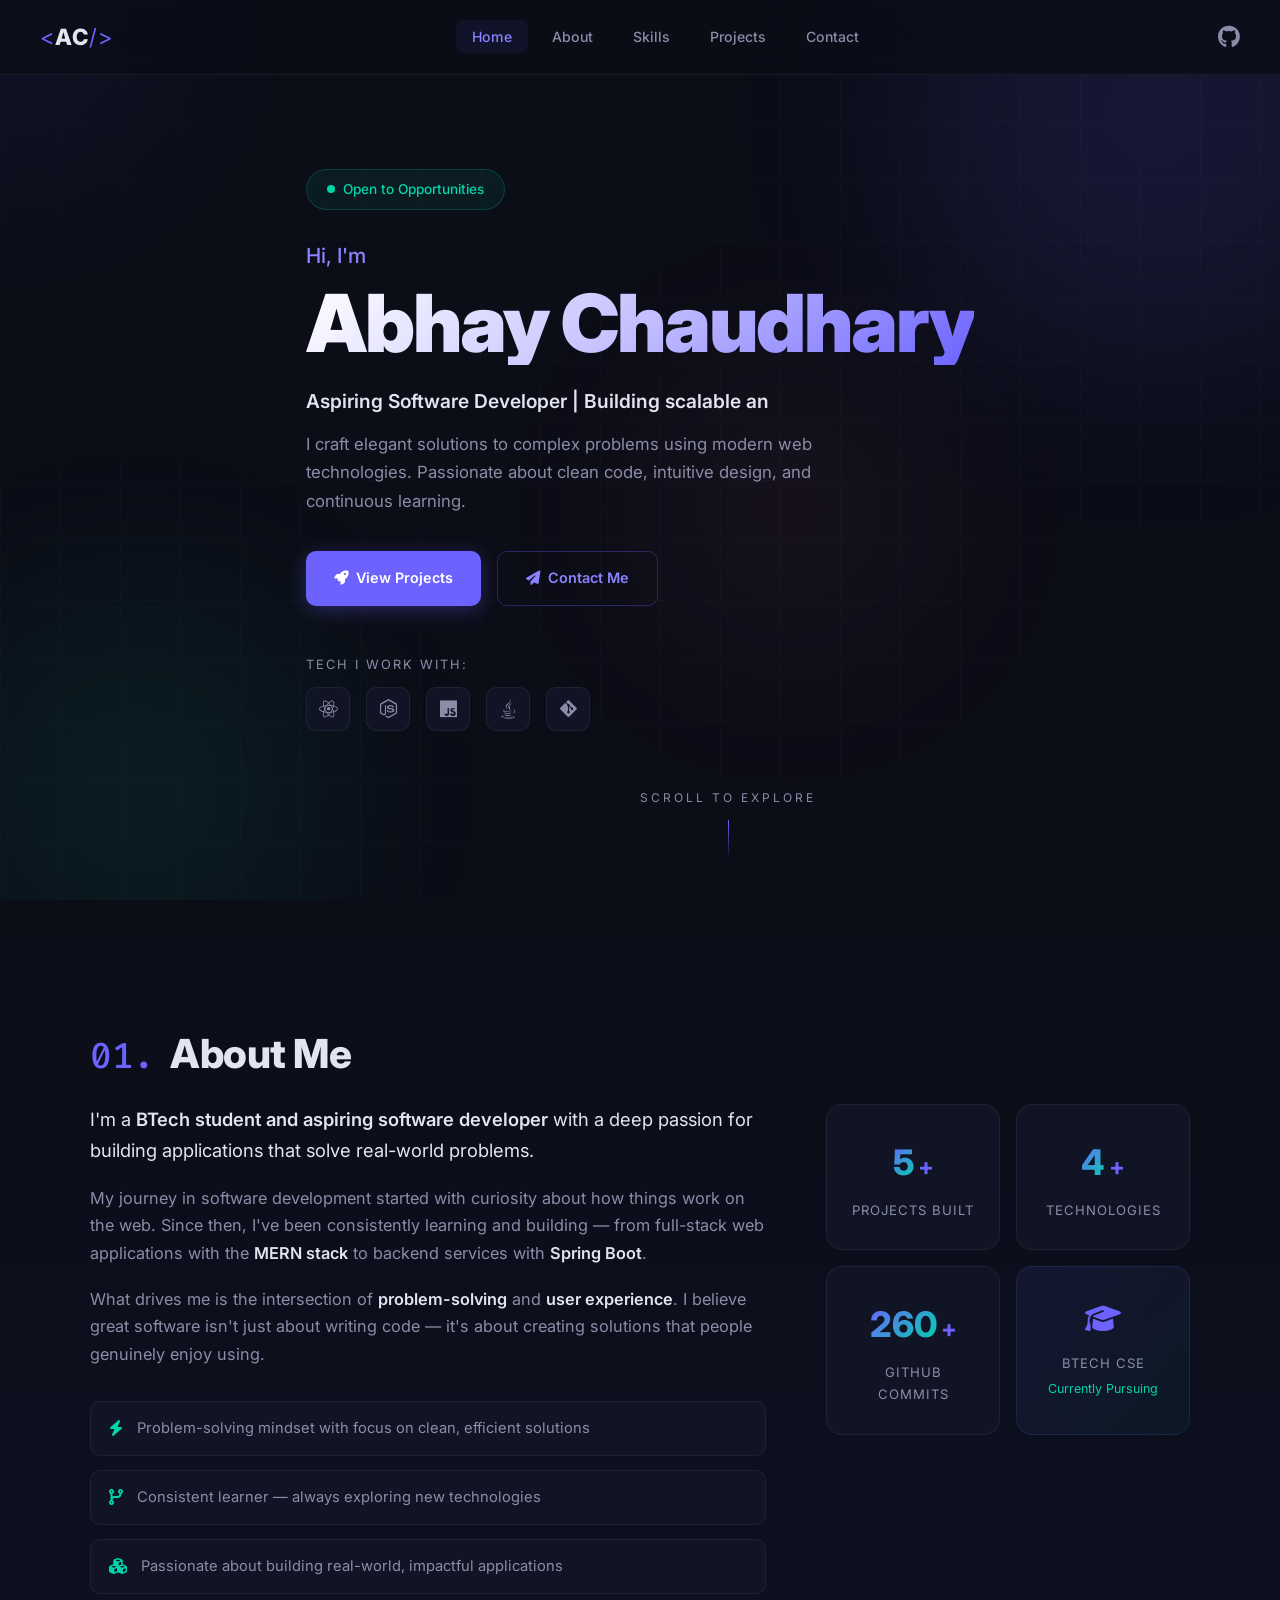
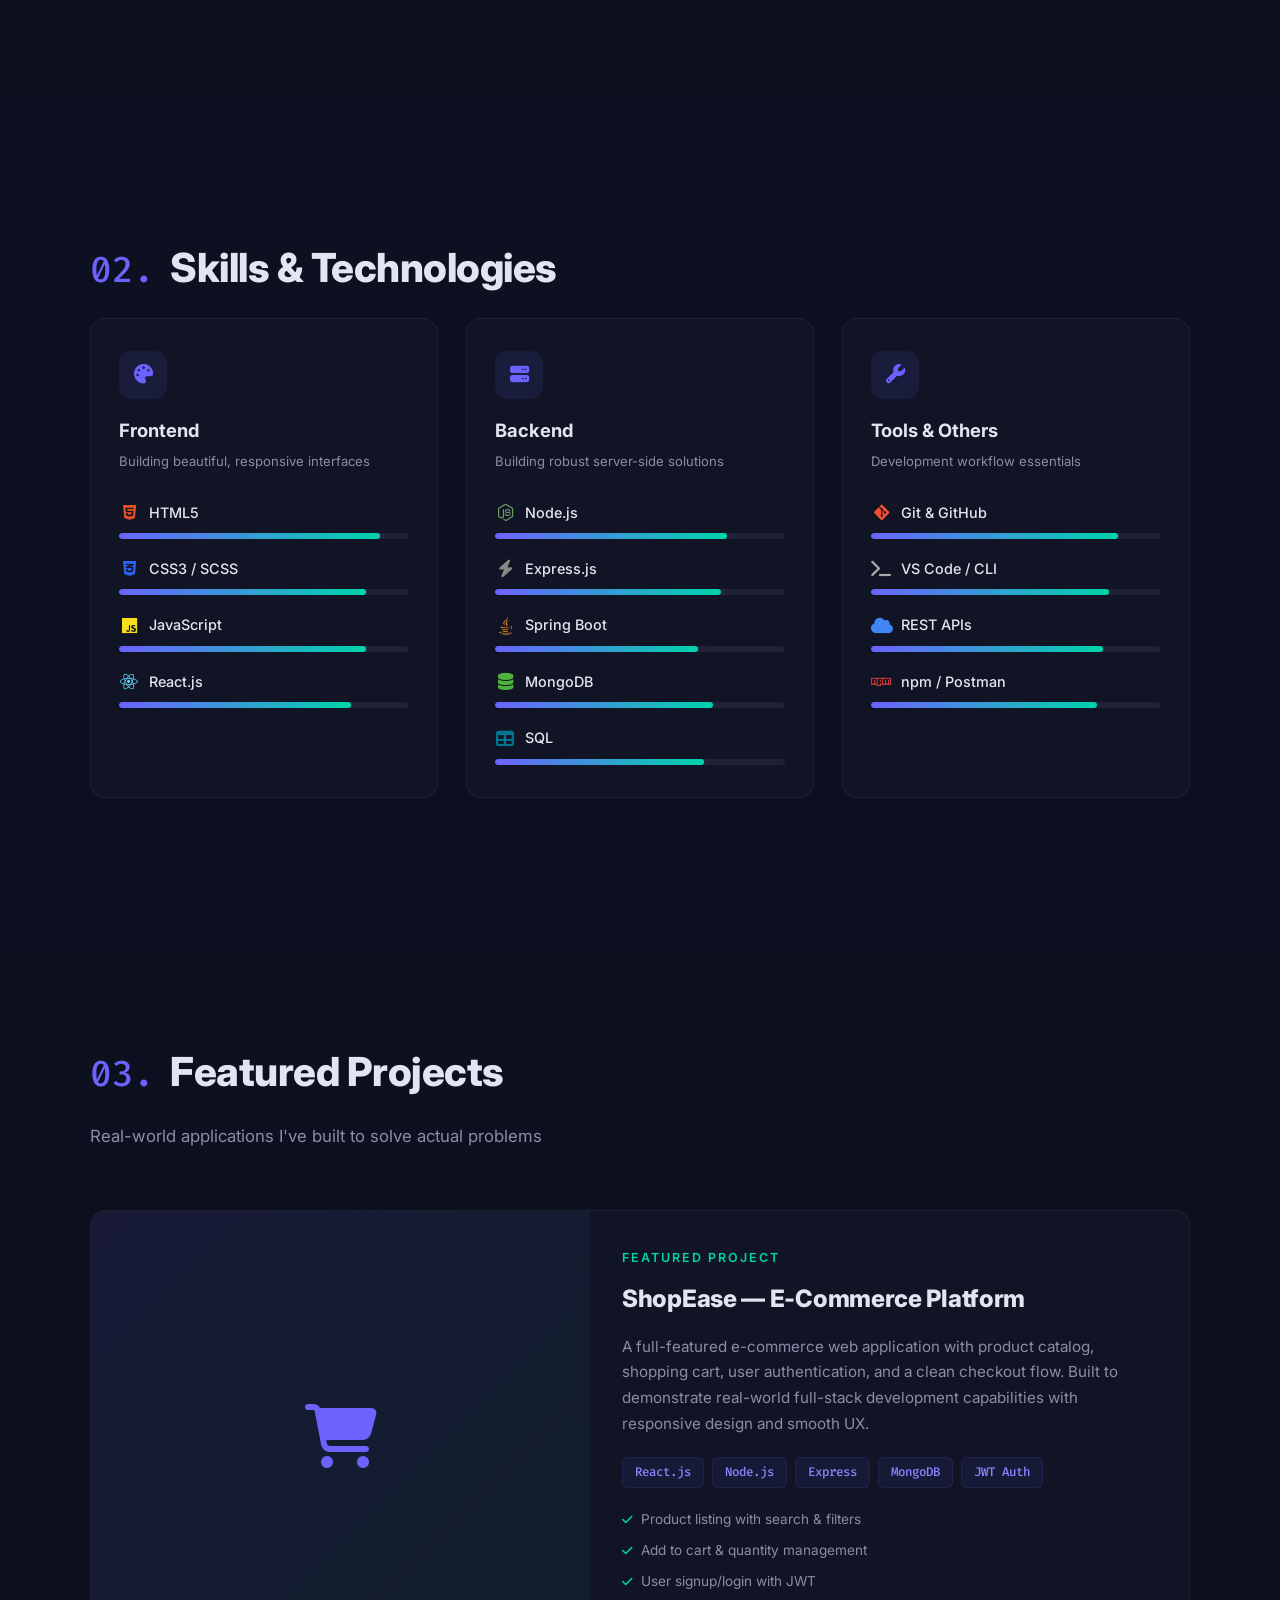
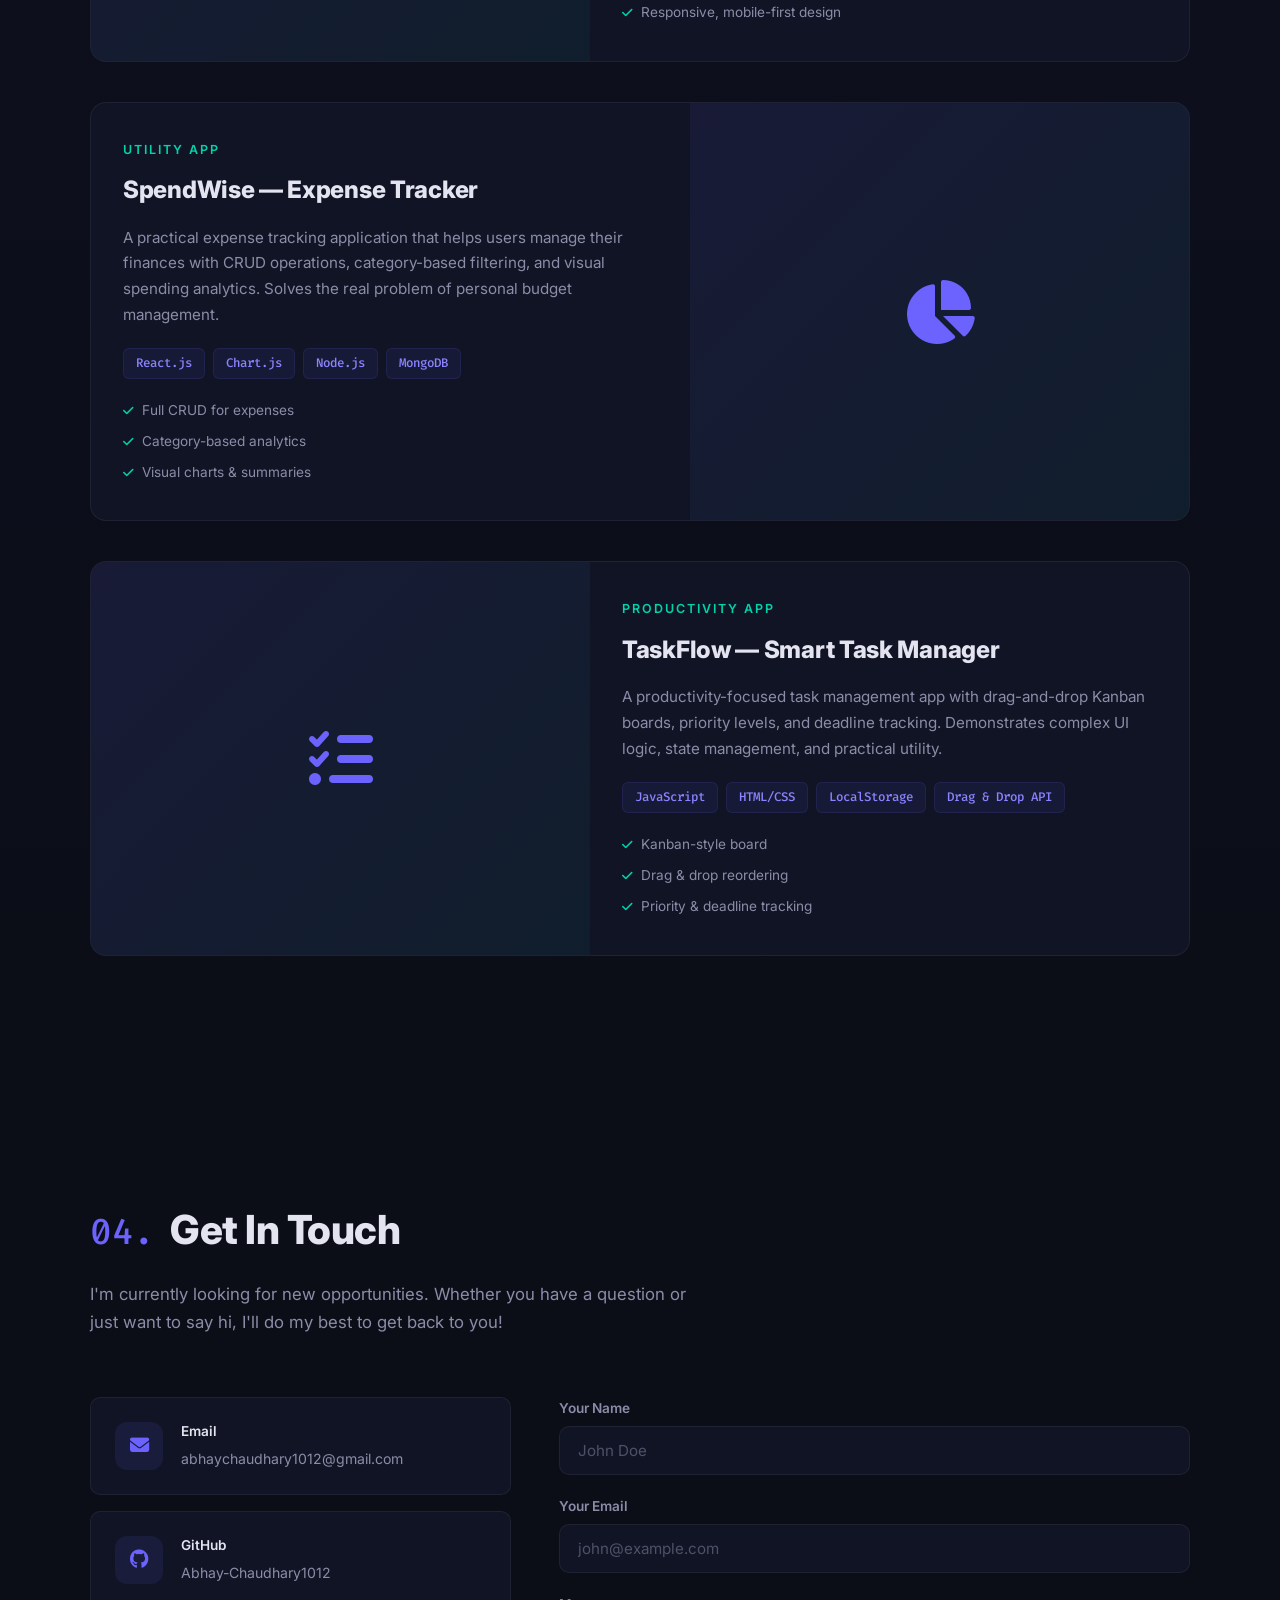
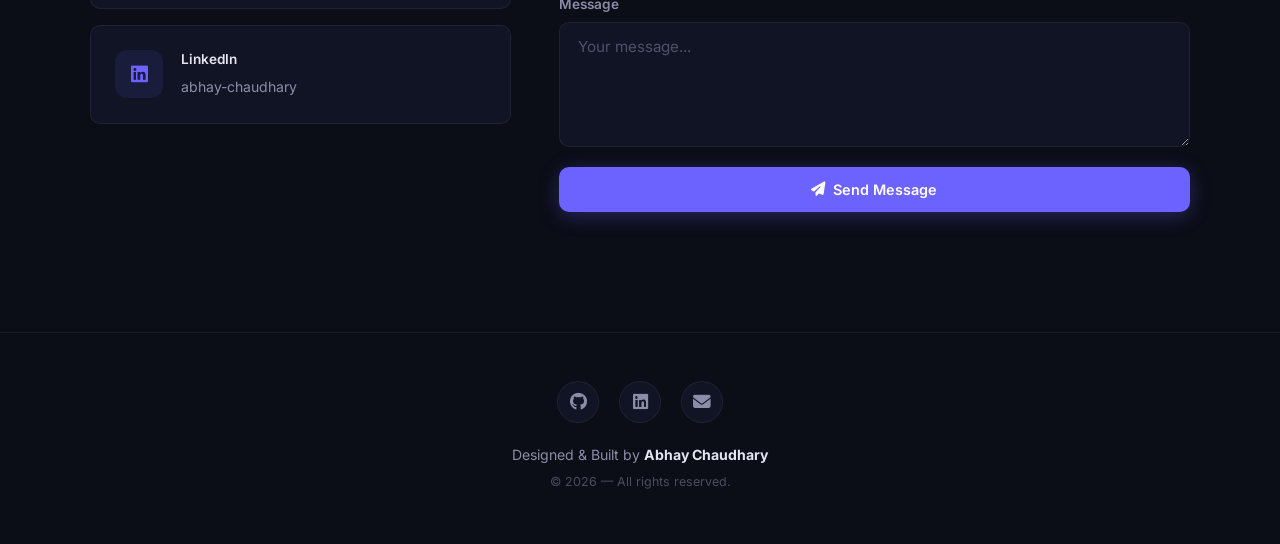
<file: index.html>
<!DOCTYPE html>
<html lang="en">
<head>
    <meta charset="UTF-8">
    <meta name="viewport" content="width=device-width, initial-scale=1.0">
    <title>Abhay Chaudhary | Software Developer Portfolio</title>
    <meta name="description" content="Portfolio of Abhay Chaudhary — an aspiring software developer building scalable, user-friendly web applications. MERN Stack, Spring Boot, and modern UI.">
    <meta name="keywords" content="Abhay Chaudhary, Software Developer, MERN Stack, React, Node.js, Spring Boot, Portfolio">
    <meta name="author" content="Abhay Chaudhary">
    <link rel="preconnect" href="https://fonts.googleapis.com">
    <link rel="preconnect" href="https://fonts.gstatic.com" crossorigin>
    <link href="https://fonts.googleapis.com/css2?family=Inter:wght@300;400;500;600;700;800;900&family=Fira+Code:wght@400;500&display=swap" rel="stylesheet">
    <link rel="stylesheet" href="https://cdnjs.cloudflare.com/ajax/libs/font-awesome/6.5.1/css/all.min.css">
    <link rel="stylesheet" href="styles.css">
</head>
<body>
    <!-- Cursor glow -->
    <div class="cursor-glow" id="cursorGlow"></div>

    <!-- Navbar -->
    <nav class="navbar" id="navbar">
        <a href="#hero" class="nav-logo">
            <span class="logo-bracket">&lt;</span>AC<span class="logo-bracket">/&gt;</span>
        </a>
        <ul class="nav-links" id="navLinks">
            <li><a href="#hero" class="nav-link active">Home</a></li>
            <li><a href="#about" class="nav-link">About</a></li>
            <li><a href="#skills" class="nav-link">Skills</a></li>
            <li><a href="#projects" class="nav-link">Projects</a></li>
            <li><a href="#contact" class="nav-link">Contact</a></li>
        </ul>
        <a href="https://github.com/Abhay-Chaudhary1012" target="_blank" class="nav-github" aria-label="GitHub">
            <i class="fa-brands fa-github"></i>
        </a>
        <div class="hamburger" id="hamburger">
            <span></span>
            <span></span>
            <span></span>
        </div>
    </nav>

    <main>
        <!-- ===== HERO SECTION ===== -->
        <section class="hero" id="hero">
            <div class="hero-bg-grid"></div>
            <div class="hero-gradient-orb hero-orb-1"></div>
            <div class="hero-gradient-orb hero-orb-2"></div>
            <div class="hero-gradient-orb hero-orb-3"></div>

            <div class="hero-content">
                <div class="hero-badge" id="heroBadge">
                    <span class="badge-dot"></span>
                    Open to Opportunities
                </div>
                <h1 class="hero-title" id="heroTitle">
                    <span class="hero-greeting">Hi, I'm</span>
                    <span class="hero-name">Abhay Chaudhary</span>
                </h1>
                <p class="hero-headline" id="heroHeadline">Aspiring Software Developer | Building scalable and user-friendly web applications</p>
                <p class="hero-sub" id="heroSub">I craft elegant solutions to complex problems using modern web technologies. Passionate about clean code, intuitive design, and continuous learning.</p>
                <div class="hero-cta" id="heroCta">
                    <a href="#projects" class="btn btn-primary">
                        <i class="fa-solid fa-rocket"></i> View Projects
                    </a>
                    <a href="#contact" class="btn btn-outline">
                        <i class="fa-solid fa-paper-plane"></i> Contact Me
                    </a>
                </div>
                <div class="hero-tech-stack" id="heroTech">
                    <span class="tech-label">Tech I work with:</span>
                    <div class="tech-icons">
                        <span class="tech-icon" title="React"><i class="fa-brands fa-react"></i></span>
                        <span class="tech-icon" title="Node.js"><i class="fa-brands fa-node-js"></i></span>
                        <span class="tech-icon" title="JavaScript"><i class="fa-brands fa-js"></i></span>
                        <span class="tech-icon" title="Java"><i class="fa-brands fa-java"></i></span>
                        <span class="tech-icon" title="Git"><i class="fa-brands fa-git-alt"></i></span>
                    </div>
                </div>
            </div>

            <div class="scroll-indicator" id="scrollIndicator">
                <span>Scroll to explore</span>
                <div class="scroll-line"></div>
            </div>
        </section>

        <!-- ===== ABOUT SECTION ===== -->
        <section class="about" id="about">
            <div class="container">
                <h2 class="section-title">
                    <span class="section-number">01.</span> About Me
                </h2>
                <div class="about-grid">
                    <div class="about-text-col">
                        <p class="about-intro">I'm a <strong>BTech student and aspiring software developer</strong> with a deep passion for building applications that solve real-world problems.</p>
                        <p>My journey in software development started with curiosity about how things work on the web. Since then, I've been consistently learning and building — from full-stack web applications with the <strong>MERN stack</strong> to backend services with <strong>Spring Boot</strong>.</p>
                        <p>What drives me is the intersection of <strong>problem-solving</strong> and <strong>user experience</strong>. I believe great software isn't just about writing code — it's about creating solutions that people genuinely enjoy using.</p>
                        <div class="about-highlights">
                            <div class="highlight-item">
                                <i class="fa-solid fa-bolt"></i>
                                <span>Problem-solving mindset with focus on clean, efficient solutions</span>
                            </div>
                            <div class="highlight-item">
                                <i class="fa-solid fa-code-branch"></i>
                                <span>Consistent learner — always exploring new technologies</span>
                            </div>
                            <div class="highlight-item">
                                <i class="fa-solid fa-cubes"></i>
                                <span>Passionate about building real-world, impactful applications</span>
                            </div>
                        </div>
                    </div>
                    <div class="about-stats-col">
                        <div class="stat-card">
                            <div class="stat-number" data-count="10">0</div>
                            <div class="stat-suffix">+</div>
                            <div class="stat-label">Projects Built</div>
                        </div>
                        <div class="stat-card">
                            <div class="stat-number" data-count="8">0</div>
                            <div class="stat-suffix">+</div>
                            <div class="stat-label">Technologies</div>
                        </div>
                        <div class="stat-card">
                            <div class="stat-number" data-count="500">0</div>
                            <div class="stat-suffix">+</div>
                            <div class="stat-label">GitHub Commits</div>
                        </div>
                        <div class="stat-card accent">
                            <div class="stat-icon"><i class="fa-solid fa-graduation-cap"></i></div>
                            <div class="stat-label">BTech CSE</div>
                            <div class="stat-sub">Currently Pursuing</div>
                        </div>
                    </div>
                </div>
            </div>
        </section>

        <!-- ===== SKILLS SECTION ===== -->
        <section class="skills" id="skills">
            <div class="container">
                <h2 class="section-title">
                    <span class="section-number">02.</span> Skills & Technologies
                </h2>
                <div class="skills-categories">
                    <!-- Frontend -->
                    <div class="skill-category" id="skillFrontend">
                        <div class="category-header">
                            <div class="category-icon"><i class="fa-solid fa-palette"></i></div>
                            <h3>Frontend</h3>
                            <p>Building beautiful, responsive interfaces</p>
                        </div>
                        <div class="skill-items">
                            <div class="skill-item">
                                <div class="skill-info">
                                    <i class="fa-brands fa-html5" style="color:#e34f26"></i>
                                    <span>HTML5</span>
                                </div>
                                <div class="skill-bar"><div class="skill-fill" data-width="90"></div></div>
                            </div>
                            <div class="skill-item">
                                <div class="skill-info">
                                    <i class="fa-brands fa-css3-alt" style="color:#2965f1"></i>
                                    <span>CSS3 / SCSS</span>
                                </div>
                                <div class="skill-bar"><div class="skill-fill" data-width="85"></div></div>
                            </div>
                            <div class="skill-item">
                                <div class="skill-info">
                                    <i class="fa-brands fa-js" style="color:#f7df1e"></i>
                                    <span>JavaScript</span>
                                </div>
                                <div class="skill-bar"><div class="skill-fill" data-width="85"></div></div>
                            </div>
                            <div class="skill-item">
                                <div class="skill-info">
                                    <i class="fa-brands fa-react" style="color:#61dafb"></i>
                                    <span>React.js</span>
                                </div>
                                <div class="skill-bar"><div class="skill-fill" data-width="80"></div></div>
                            </div>
                        </div>
                    </div>
                    <!-- Backend -->
                    <div class="skill-category" id="skillBackend">
                        <div class="category-header">
                            <div class="category-icon"><i class="fa-solid fa-server"></i></div>
                            <h3>Backend</h3>
                            <p>Building robust server-side solutions</p>
                        </div>
                        <div class="skill-items">
                            <div class="skill-item">
                                <div class="skill-info">
                                    <i class="fa-brands fa-node-js" style="color:#68a063"></i>
                                    <span>Node.js</span>
                                </div>
                                <div class="skill-bar"><div class="skill-fill" data-width="80"></div></div>
                            </div>
                            <div class="skill-item">
                                <div class="skill-info">
                                    <i class="fa-solid fa-bolt" style="color:#888"></i>
                                    <span>Express.js</span>
                                </div>
                                <div class="skill-bar"><div class="skill-fill" data-width="78"></div></div>
                            </div>
                            <div class="skill-item">
                                <div class="skill-info">
                                    <i class="fa-brands fa-java" style="color:#f89820"></i>
                                    <span>Spring Boot</span>
                                </div>
                                <div class="skill-bar"><div class="skill-fill" data-width="70"></div></div>
                            </div>
                            <div class="skill-item">
                                <div class="skill-info">
                                    <i class="fa-solid fa-database" style="color:#4db33d"></i>
                                    <span>MongoDB</span>
                                </div>
                                <div class="skill-bar"><div class="skill-fill" data-width="75"></div></div>
                            </div>
                            <div class="skill-item">
                                <div class="skill-info">
                                    <i class="fa-solid fa-table" style="color:#00758f"></i>
                                    <span>SQL</span>
                                </div>
                                <div class="skill-bar"><div class="skill-fill" data-width="72"></div></div>
                            </div>
                        </div>
                    </div>
                    <!-- Tools -->
                    <div class="skill-category" id="skillTools">
                        <div class="category-header">
                            <div class="category-icon"><i class="fa-solid fa-wrench"></i></div>
                            <h3>Tools & Others</h3>
                            <p>Development workflow essentials</p>
                        </div>
                        <div class="skill-items">
                            <div class="skill-item">
                                <div class="skill-info">
                                    <i class="fa-brands fa-git-alt" style="color:#f05032"></i>
                                    <span>Git & GitHub</span>
                                </div>
                                <div class="skill-bar"><div class="skill-fill" data-width="85"></div></div>
                            </div>
                            <div class="skill-item">
                                <div class="skill-info">
                                    <i class="fa-solid fa-terminal" style="color:#aaa"></i>
                                    <span>VS Code / CLI</span>
                                </div>
                                <div class="skill-bar"><div class="skill-fill" data-width="82"></div></div>
                            </div>
                            <div class="skill-item">
                                <div class="skill-info">
                                    <i class="fa-solid fa-cloud" style="color:#4285f4"></i>
                                    <span>REST APIs</span>
                                </div>
                                <div class="skill-bar"><div class="skill-fill" data-width="80"></div></div>
                            </div>
                            <div class="skill-item">
                                <div class="skill-info">
                                    <i class="fa-brands fa-npm" style="color:#cb3837"></i>
                                    <span>npm / Postman</span>
                                </div>
                                <div class="skill-bar"><div class="skill-fill" data-width="78"></div></div>
                            </div>
                        </div>
                    </div>
                </div>
            </div>
        </section>

        <!-- ===== PROJECTS SECTION ===== -->
        <section class="projects" id="projects">
            <div class="container">
                <h2 class="section-title">
                    <span class="section-number">03.</span> Featured Projects
                </h2>
                <p class="section-subtitle">Real-world applications I've built to solve actual problems</p>

                <div class="projects-grid">
                    <!-- Project 1: E-Commerce -->
                    <div class="project-card featured" id="project1">
                        <div class="project-image">
                            <div class="project-placeholder">
                                <i class="fa-solid fa-cart-shopping"></i>
                            </div>
                            <div class="project-overlay">
                                <a href="#" class="project-link" title="Live Demo"><i class="fa-solid fa-arrow-up-right-from-square"></i></a>
                                <a href="https://github.com/Abhay-Chaudhary1012" target="_blank" class="project-link" title="Source Code"><i class="fa-brands fa-github"></i></a>
                            </div>
                        </div>
                        <div class="project-info">
                            <div class="project-label">Featured Project</div>
                            <h3 class="project-title">ShopEase — E-Commerce Platform</h3>
                            <p class="project-desc">A full-featured e-commerce web application with product catalog, shopping cart, user authentication, and a clean checkout flow. Built to demonstrate real-world full-stack development capabilities with responsive design and smooth UX.</p>
                            <div class="project-tech">
                                <span>React.js</span>
                                <span>Node.js</span>
                                <span>Express</span>
                                <span>MongoDB</span>
                                <span>JWT Auth</span>
                            </div>
                            <div class="project-features">
                                <div class="feature"><i class="fa-solid fa-check"></i> Product listing with search & filters</div>
                                <div class="feature"><i class="fa-solid fa-check"></i> Add to cart & quantity management</div>
                                <div class="feature"><i class="fa-solid fa-check"></i> User signup/login with JWT</div>
                                <div class="feature"><i class="fa-solid fa-check"></i> Responsive, mobile-first design</div>
                            </div>
                        </div>
                    </div>

                    <!-- Project 2: Expense Tracker -->
                    <div class="project-card" id="project2">
                        <div class="project-image">
                            <div class="project-placeholder">
                                <i class="fa-solid fa-chart-pie"></i>
                            </div>
                            <div class="project-overlay">
                                <a href="#" class="project-link" title="Live Demo"><i class="fa-solid fa-arrow-up-right-from-square"></i></a>
                                <a href="https://github.com/Abhay-Chaudhary1012" target="_blank" class="project-link" title="Source Code"><i class="fa-brands fa-github"></i></a>
                            </div>
                        </div>
                        <div class="project-info">
                            <div class="project-label">Utility App</div>
                            <h3 class="project-title">SpendWise — Expense Tracker</h3>
                            <p class="project-desc">A practical expense tracking application that helps users manage their finances with CRUD operations, category-based filtering, and visual spending analytics. Solves the real problem of personal budget management.</p>
                            <div class="project-tech">
                                <span>React.js</span>
                                <span>Chart.js</span>
                                <span>Node.js</span>
                                <span>MongoDB</span>
                            </div>
                            <div class="project-features">
                                <div class="feature"><i class="fa-solid fa-check"></i> Full CRUD for expenses</div>
                                <div class="feature"><i class="fa-solid fa-check"></i> Category-based analytics</div>
                                <div class="feature"><i class="fa-solid fa-check"></i> Visual charts & summaries</div>
                            </div>
                        </div>
                    </div>

                    <!-- Project 3: Task Manager -->
                    <div class="project-card" id="project3">
                        <div class="project-image">
                            <div class="project-placeholder">
                                <i class="fa-solid fa-list-check"></i>
                            </div>
                            <div class="project-overlay">
                                <a href="#" class="project-link" title="Live Demo"><i class="fa-solid fa-arrow-up-right-from-square"></i></a>
                                <a href="https://github.com/Abhay-Chaudhary1012" target="_blank" class="project-link" title="Source Code"><i class="fa-brands fa-github"></i></a>
                            </div>
                        </div>
                        <div class="project-info">
                            <div class="project-label">Productivity App</div>
                            <h3 class="project-title">TaskFlow — Smart Task Manager</h3>
                            <p class="project-desc">A productivity-focused task management app with drag-and-drop Kanban boards, priority levels, and deadline tracking. Demonstrates complex UI logic, state management, and practical utility.</p>
                            <div class="project-tech">
                                <span>JavaScript</span>
                                <span>HTML/CSS</span>
                                <span>LocalStorage</span>
                                <span>Drag & Drop API</span>
                            </div>
                            <div class="project-features">
                                <div class="feature"><i class="fa-solid fa-check"></i> Kanban-style board</div>
                                <div class="feature"><i class="fa-solid fa-check"></i> Drag & drop reordering</div>
                                <div class="feature"><i class="fa-solid fa-check"></i> Priority & deadline tracking</div>
                            </div>
                        </div>
                    </div>
                </div>
            </div>
        </section>

        <!-- ===== CONTACT SECTION ===== -->
        <section class="contact" id="contact">
            <div class="container">
                <h2 class="section-title">
                    <span class="section-number">04.</span> Get In Touch
                </h2>
                <p class="section-subtitle">I'm currently looking for new opportunities. Whether you have a question or just want to say hi, I'll do my best to get back to you!</p>

                <div class="contact-grid">
                    <div class="contact-info-col">
                        <div class="contact-card">
                            <div class="contact-icon"><i class="fa-solid fa-envelope"></i></div>
                            <div>
                                <h4>Email</h4>
                                <a href="mailto:abhaychaudhary1012@gmail.com">abhaychaudhary1012@gmail.com</a>
                            </div>
                        </div>
                        <div class="contact-card">
                            <div class="contact-icon"><i class="fa-brands fa-github"></i></div>
                            <div>
                                <h4>GitHub</h4>
                                <a href="https://github.com/Abhay-Chaudhary1012" target="_blank">Abhay-Chaudhary1012</a>
                            </div>
                        </div>
                        <div class="contact-card">
                            <div class="contact-icon"><i class="fa-brands fa-linkedin"></i></div>
                            <div>
                                <h4>LinkedIn</h4>
                                <a href="https://www.linkedin.com/in/abhay-chaudhary-99a19631a" target="_blank">abhay-chaudhary</a>
                            </div>
                        </div>
                    </div>
                    <form class="contact-form" id="contactForm">
                        <div class="form-group">
                            <label for="name">Your Name</label>
                            <input type="text" id="name" name="name" placeholder="John Doe" required>
                        </div>
                        <div class="form-group">
                            <label for="email">Your Email</label>
                            <input type="email" id="email" name="email" placeholder="john@example.com" required>
                        </div>
                        <div class="form-group">
                            <label for="message">Message</label>
                            <textarea id="message" name="message" rows="5" placeholder="Your message..." required></textarea>
                        </div>
                        <button type="submit" class="btn btn-primary btn-full">
                            <i class="fa-solid fa-paper-plane"></i> Send Message
                        </button>
                    </form>
                </div>
            </div>
        </section>
    </main>

    <!-- Footer -->
    <footer>
        <div class="footer-content">
            <div class="footer-links">
                <a href="https://github.com/Abhay-Chaudhary1012" target="_blank"><i class="fa-brands fa-github"></i></a>
                <a href="https://www.linkedin.com/in/abhay-chaudhary-99a19631a" target="_blank"><i class="fa-brands fa-linkedin"></i></a>
                <a href="mailto:abhaychaudhary1012@gmail.com"><i class="fa-solid fa-envelope"></i></a>
            </div>
            <p>Designed & Built by <strong>Abhay Chaudhary</strong></p>
            <p class="footer-copy">&copy; 2026 — All rights reserved.</p>
        </div>
    </footer>

    <script src="script.js"></script>
</body>
</html>
</file>
<file: styles.css>
/* ===== RESET & VARIABLES ===== */
*, *::before, *::after { margin: 0; padding: 0; box-sizing: border-box; }

:root {
    --bg: #0b0d17;
    --bg-card: #111425;
    --bg-card-hover: #161937;
    --accent: #6c63ff;
    --accent-light: #8b83ff;
    --accent-glow: rgba(108, 99, 255, 0.3);
    --teal: #00d4aa;
    --teal-glow: rgba(0, 212, 170, 0.3);
    --text: #e4e4f1;
    --text-secondary: #8b8da8;
    --border: rgba(255, 255, 255, 0.06);
    --radius: 16px;
    --radius-sm: 10px;
    --transition: 0.3s cubic-bezier(0.4, 0, 0.2, 1);
}

html { scroll-behavior: smooth; scrollbar-width: thin; scrollbar-color: var(--accent) var(--bg); }
html::-webkit-scrollbar { width: 6px; }
html::-webkit-scrollbar-track { background: var(--bg); }
html::-webkit-scrollbar-thumb { background: var(--accent); border-radius: 3px; }

body {
    font-family: 'Inter', -apple-system, sans-serif;
    background: var(--bg);
    color: var(--text);
    overflow-x: hidden;
    line-height: 1.7;
}

.container { max-width: 1100px; margin: 0 auto; width: 100%; }

/* ===== CURSOR GLOW ===== */
.cursor-glow {
    position: fixed; width: 600px; height: 600px; border-radius: 50%;
    background: radial-gradient(circle, rgba(108, 99, 255, 0.07) 0%, transparent 70%);
    pointer-events: none; z-index: 0; transform: translate(-50%, -50%);
    transition: opacity 0.3s;
}

/* ===== NAVBAR ===== */
.navbar {
    position: fixed; top: 0; left: 0; width: 100%; z-index: 1000;
    padding: 18px 40px; display: flex; justify-content: space-between; align-items: center;
    background: rgba(11, 13, 23, 0.8); backdrop-filter: blur(20px);
    -webkit-backdrop-filter: blur(20px); border-bottom: 1px solid var(--border);
    transition: var(--transition);
}
.navbar.scrolled { padding: 12px 40px; background: rgba(11, 13, 23, 0.95); box-shadow: 0 4px 30px rgba(0,0,0,0.3); }

.nav-logo {
    font-size: 1.4rem; font-weight: 800; text-decoration: none; color: var(--text);
    letter-spacing: 1px; transition: var(--transition);
}
.logo-bracket { color: var(--accent); font-weight: 400; }

.nav-links { display: flex; gap: 8px; list-style: none; }
.nav-link {
    padding: 8px 16px; font-size: 0.88rem; font-weight: 500; color: var(--text-secondary);
    text-decoration: none; border-radius: 8px; transition: var(--transition); position: relative;
}
.nav-link:hover, .nav-link.active { color: var(--accent-light); background: rgba(108, 99, 255, 0.08); }

.nav-github {
    font-size: 1.4rem; color: var(--text-secondary); transition: var(--transition);
    text-decoration: none;
}
.nav-github:hover { color: var(--accent); transform: scale(1.1); }

.hamburger { display: none; flex-direction: column; gap: 5px; cursor: pointer; z-index: 1001; background: none; border: none; }
.hamburger span { width: 24px; height: 2px; background: var(--text); transition: var(--transition); border-radius: 2px; }
.hamburger.active span:nth-child(1) { transform: rotate(45deg) translate(5px, 5px); }
.hamburger.active span:nth-child(2) { opacity: 0; }
.hamburger.active span:nth-child(3) { transform: rotate(-45deg) translate(5px, -5px); }

/* ===== SECTIONS COMMON ===== */
section { padding: 120px 40px; position: relative; }

.section-title {
    font-size: clamp(1.8rem, 4vw, 2.5rem); font-weight: 800; margin-bottom: 16px;
    letter-spacing: -0.5px;
}
.section-number { color: var(--accent); font-family: 'Fira Code', monospace; font-size: 0.9em; margin-right: 8px; font-weight: 500; }
.section-subtitle { color: var(--text-secondary); font-size: 1.05rem; max-width: 600px; margin-bottom: 60px; }

/* ===== HERO ===== */
.hero {
    min-height: 100vh; display: flex; align-items: center; justify-content: center;
    position: relative; overflow: hidden;
}
.hero-bg-grid {
    position: absolute; inset: 0; opacity: 0.03;
    background-image: linear-gradient(var(--text-secondary) 1px, transparent 1px),
                       linear-gradient(90deg, var(--text-secondary) 1px, transparent 1px);
    background-size: 60px 60px;
}
.hero-gradient-orb {
    position: absolute; border-radius: 50%; filter: blur(100px); opacity: 0.4;
    pointer-events: none; animation: orbFloat 12s ease-in-out infinite;
}
.hero-orb-1 { width: 500px; height: 500px; background: var(--accent); top: -15%; right: -10%; opacity: 0.12; }
.hero-orb-2 { width: 400px; height: 400px; background: var(--teal); bottom: -10%; left: -5%; opacity: 0.08; animation-delay: -4s; }
.hero-orb-3 { width: 300px; height: 300px; background: #ff6b9d; top: 40%; left: 50%; opacity: 0.06; animation-delay: -8s; }

@keyframes orbFloat {
    0%, 100% { transform: translate(0, 0) scale(1); }
    33% { transform: translate(30px, -20px) scale(1.05); }
    66% { transform: translate(-20px, 15px) scale(0.95); }
}

.hero-content { position: relative; z-index: 10; max-width: 750px; }

.hero-badge {
    display: inline-flex; align-items: center; gap: 8px; padding: 8px 20px;
    background: rgba(0, 212, 170, 0.08); border: 1px solid rgba(0, 212, 170, 0.2);
    border-radius: 50px; font-size: 0.85rem; color: var(--teal); font-weight: 500;
    margin-bottom: 28px; opacity: 0; transform: translateY(20px);
}
.badge-dot {
    width: 8px; height: 8px; background: var(--teal); border-radius: 50%;
    animation: pulse 2s ease-in-out infinite;
}
@keyframes pulse { 0%, 100% { opacity: 1; transform: scale(1); } 50% { opacity: 0.5; transform: scale(1.3); } }

.hero-title { margin-bottom: 20px; }
.hero-greeting {
    display: block; font-size: clamp(1rem, 2.5vw, 1.3rem); font-weight: 500;
    color: var(--accent-light); margin-bottom: 8px; opacity: 0; transform: translateY(20px);
}
.hero-name {
    display: block; font-size: clamp(2.8rem, 7vw, 5rem); font-weight: 900;
    line-height: 1.05; letter-spacing: -2px;
    background: linear-gradient(135deg, #fff 0%, #c4c0ff 50%, var(--accent) 100%);
    -webkit-background-clip: text; -webkit-text-fill-color: transparent;
    background-clip: text; opacity: 0; transform: translateY(30px);
}

.hero-headline {
    font-size: clamp(1rem, 2vw, 1.2rem); color: var(--text); font-weight: 600;
    margin-bottom: 12px; opacity: 0; transform: translateY(20px);
}
.hero-sub {
    font-size: 1.05rem; color: var(--text-secondary); max-width: 560px;
    margin-bottom: 36px; opacity: 0; transform: translateY(20px);
}

.hero-cta { display: flex; gap: 16px; flex-wrap: wrap; margin-bottom: 48px; opacity: 0; transform: translateY(20px); }

/* Buttons */
.btn {
    display: inline-flex; align-items: center; gap: 8px; padding: 14px 28px;
    font-family: 'Inter', sans-serif; font-size: 0.9rem; font-weight: 600;
    border-radius: var(--radius-sm); cursor: pointer; text-decoration: none;
    transition: var(--transition); border: none; position: relative; overflow: hidden;
}
.btn-primary {
    background: var(--accent); color: #fff;
    box-shadow: 0 4px 20px var(--accent-glow);
}
.btn-primary:hover { background: var(--accent-light); transform: translateY(-2px); box-shadow: 0 8px 30px var(--accent-glow); }
.btn-outline {
    background: transparent; color: var(--accent-light);
    border: 1.5px solid rgba(108, 99, 255, 0.3);
}
.btn-outline:hover { background: rgba(108, 99, 255, 0.08); border-color: var(--accent); transform: translateY(-2px); }
.btn-full { width: 100%; justify-content: center; }

.hero-tech-stack { opacity: 0; transform: translateY(20px); }
.tech-label { font-size: 0.8rem; color: var(--text-secondary); display: block; margin-bottom: 12px; text-transform: uppercase; letter-spacing: 2px; }
.tech-icons { display: flex; gap: 16px; }
.tech-icon {
    width: 44px; height: 44px; display: flex; align-items: center; justify-content: center;
    background: var(--bg-card); border: 1px solid var(--border); border-radius: var(--radius-sm);
    font-size: 1.2rem; color: var(--text-secondary); transition: var(--transition);
}
.tech-icon:hover { color: var(--accent); border-color: rgba(108, 99, 255, 0.3); transform: translateY(-3px); background: rgba(108, 99, 255, 0.06); }

.scroll-indicator {
    position: absolute; bottom: 40px; left: 50%; transform: translateX(-50%);
    display: flex; flex-direction: column; align-items: center; gap: 12px; opacity: 0;
}
.scroll-indicator span { font-size: 0.75rem; color: var(--text-secondary); letter-spacing: 3px; text-transform: uppercase; }
.scroll-line { width: 1px; height: 40px; background: linear-gradient(to bottom, var(--accent), transparent); animation: scrollPulse 2s ease-in-out infinite; }
@keyframes scrollPulse { 0%, 100% { opacity: 0.3; height: 40px; } 50% { opacity: 1; height: 55px; } }

/* ===== ABOUT ===== */
.about { background: linear-gradient(180deg, var(--bg) 0%, #0d1020 100%); }
.about-grid { display: grid; grid-template-columns: 1.3fr 0.7fr; gap: 60px; align-items: start; }

.about-text-col p { color: var(--text-secondary); margin-bottom: 18px; font-size: 1.02rem; }
.about-text-col p strong { color: var(--text); font-weight: 600; }
.about-intro { font-size: 1.15rem !important; color: var(--text) !important; }

.about-highlights { margin-top: 32px; display: flex; flex-direction: column; gap: 14px; }
.highlight-item {
    display: flex; align-items: center; gap: 14px; padding: 14px 18px;
    background: var(--bg-card); border: 1px solid var(--border); border-radius: var(--radius-sm);
    transition: var(--transition);
}
.highlight-item:hover { border-color: rgba(108, 99, 255, 0.2); background: var(--bg-card-hover); }
.highlight-item i { color: var(--teal); font-size: 1rem; flex-shrink: 0; }
.highlight-item span { font-size: 0.92rem; color: var(--text-secondary); }

.about-stats-col { display: grid; grid-template-columns: 1fr 1fr; gap: 16px; }
.stat-card {
    padding: 28px 20px; background: var(--bg-card); border: 1px solid var(--border);
    border-radius: var(--radius); text-align: center; transition: var(--transition);
    position: relative; overflow: hidden;
}
.stat-card::before {
    content: ''; position: absolute; top: 0; left: 0; width: 100%; height: 2px;
    background: linear-gradient(90deg, var(--accent), var(--teal)); opacity: 0;
    transition: var(--transition);
}
.stat-card:hover { border-color: rgba(108, 99, 255, 0.2); transform: translateY(-4px); }
.stat-card:hover::before { opacity: 1; }

.stat-number {
    font-size: 2.2rem; font-weight: 800; display: inline;
    background: linear-gradient(135deg, var(--accent), var(--teal));
    -webkit-background-clip: text; -webkit-text-fill-color: transparent; background-clip: text;
}
.stat-suffix { display: inline; font-size: 1.5rem; font-weight: 700; color: var(--accent); }
.stat-label { font-size: 0.82rem; color: var(--text-secondary); margin-top: 6px; text-transform: uppercase; letter-spacing: 1px; }
.stat-card.accent { background: linear-gradient(135deg, rgba(108, 99, 255, 0.1), rgba(0, 212, 170, 0.05)); border-color: rgba(108, 99, 255, 0.15); }
.stat-icon { font-size: 1.8rem; color: var(--accent); margin-bottom: 8px; }
.stat-sub { font-size: 0.78rem; color: var(--teal); margin-top: 4px; }

/* ===== SKILLS ===== */
.skills { background: #0d1020; }
.skills-categories { display: grid; grid-template-columns: repeat(3, 1fr); gap: 28px; }

.skill-category {
    background: var(--bg-card); border: 1px solid var(--border); border-radius: var(--radius);
    padding: 32px 28px; transition: var(--transition); position: relative; overflow: hidden;
}
.skill-category::before {
    content: ''; position: absolute; top: 0; left: 0; right: 0; height: 3px;
    background: linear-gradient(90deg, var(--accent), var(--teal)); opacity: 0;
    transition: var(--transition);
}
.skill-category:hover { border-color: rgba(108, 99, 255, 0.15); transform: translateY(-4px); box-shadow: 0 12px 40px rgba(0,0,0,0.3); }
.skill-category:hover::before { opacity: 1; }

.category-header { margin-bottom: 28px; }
.category-icon {
    width: 48px; height: 48px; display: flex; align-items: center; justify-content: center;
    background: rgba(108, 99, 255, 0.1); border-radius: 12px; font-size: 1.2rem;
    color: var(--accent); margin-bottom: 16px;
}
.category-header h3 { font-size: 1.15rem; font-weight: 700; margin-bottom: 4px; }
.category-header p { font-size: 0.82rem; color: var(--text-secondary); }

.skill-items { display: flex; flex-direction: column; gap: 18px; }
.skill-item { display: flex; flex-direction: column; gap: 8px; }
.skill-info { display: flex; align-items: center; gap: 10px; font-size: 0.9rem; font-weight: 500; }
.skill-info i { font-size: 1.1rem; width: 20px; text-align: center; }

.skill-bar { width: 100%; height: 6px; background: rgba(255, 255, 255, 0.06); border-radius: 3px; overflow: hidden; }
.skill-fill {
    height: 100%; width: 0; border-radius: 3px;
    background: linear-gradient(90deg, var(--accent), var(--teal));
    transition: width 1.2s cubic-bezier(0.4, 0, 0.2, 1);
    box-shadow: 0 0 10px var(--accent-glow);
}

/* ===== PROJECTS ===== */
.projects { background: linear-gradient(180deg, #0d1020 0%, var(--bg) 100%); }
.projects-grid { display: flex; flex-direction: column; gap: 40px; }

.project-card {
    display: grid; grid-template-columns: 1fr 1.2fr; gap: 0;
    background: var(--bg-card); border: 1px solid var(--border); border-radius: var(--radius);
    overflow: hidden; transition: var(--transition);
}
.project-card:hover { border-color: rgba(108, 99, 255, 0.2); transform: translateY(-6px); box-shadow: 0 20px 60px rgba(0,0,0,0.4); }
.project-card:nth-child(even) { direction: rtl; }
.project-card:nth-child(even) > * { direction: ltr; }

.project-image { position: relative; overflow: hidden; min-height: 280px; }
.project-placeholder {
    width: 100%; height: 100%; display: flex; align-items: center; justify-content: center;
    background: linear-gradient(135deg, rgba(108, 99, 255, 0.08), rgba(0, 212, 170, 0.05));
    font-size: 4rem; color: var(--accent); transition: var(--transition);
}
.project-card:hover .project-placeholder { transform: scale(1.05); color: var(--accent-light); }

.project-overlay {
    position: absolute; inset: 0; background: rgba(11, 13, 23, 0.85);
    display: flex; align-items: center; justify-content: center; gap: 16px;
    opacity: 0; transition: var(--transition);
}
.project-card:hover .project-overlay { opacity: 1; }
.project-link {
    width: 48px; height: 48px; display: flex; align-items: center; justify-content: center;
    background: var(--accent); color: #fff; border-radius: 50%; font-size: 1.1rem;
    text-decoration: none; transition: var(--transition); transform: translateY(10px);
}
.project-card:hover .project-link { transform: translateY(0); }
.project-link:hover { background: var(--accent-light); transform: scale(1.1) !important; }

.project-info { padding: 36px 32px; display: flex; flex-direction: column; justify-content: center; }
.project-label {
    font-size: 0.78rem; font-weight: 600; color: var(--teal); text-transform: uppercase;
    letter-spacing: 2px; margin-bottom: 10px;
}
.project-title { font-size: 1.5rem; font-weight: 800; margin-bottom: 14px; letter-spacing: -0.3px; }
.project-desc { font-size: 0.95rem; color: var(--text-secondary); margin-bottom: 20px; line-height: 1.7; }

.project-tech { display: flex; flex-wrap: wrap; gap: 8px; margin-bottom: 20px; }
.project-tech span {
    padding: 4px 12px; font-size: 0.78rem; font-weight: 500; font-family: 'Fira Code', monospace;
    background: rgba(108, 99, 255, 0.08); color: var(--accent-light); border-radius: 6px;
    border: 1px solid rgba(108, 99, 255, 0.12);
}

.project-features { display: flex; flex-direction: column; gap: 8px; }
.feature { display: flex; align-items: center; gap: 8px; font-size: 0.85rem; color: var(--text-secondary); }
.feature i { color: var(--teal); font-size: 0.75rem; }

/* ===== CONTACT ===== */
.contact { background: var(--bg); }
.contact-grid { display: grid; grid-template-columns: 0.8fr 1.2fr; gap: 48px; align-items: start; }

.contact-info-col { display: flex; flex-direction: column; gap: 16px; }
.contact-card {
    display: flex; align-items: center; gap: 18px; padding: 22px 24px;
    background: var(--bg-card); border: 1px solid var(--border); border-radius: var(--radius-sm);
    transition: var(--transition);
}
.contact-card:hover { border-color: rgba(108, 99, 255, 0.2); transform: translateX(6px); }
.contact-icon {
    width: 48px; height: 48px; display: flex; align-items: center; justify-content: center;
    background: rgba(108, 99, 255, 0.1); border-radius: 12px; font-size: 1.2rem; color: var(--accent);
    flex-shrink: 0;
}
.contact-card h4 { font-size: 0.85rem; font-weight: 600; margin-bottom: 2px; }
.contact-card a { color: var(--text-secondary); text-decoration: none; font-size: 0.88rem; transition: var(--transition); }
.contact-card a:hover { color: var(--accent-light); }

.contact-form { display: flex; flex-direction: column; gap: 20px; }
.form-group { display: flex; flex-direction: column; gap: 6px; }
.form-group label { font-size: 0.85rem; font-weight: 600; color: var(--text-secondary); }
.form-group input, .form-group textarea {
    padding: 14px 18px; background: var(--bg-card); border: 1px solid var(--border);
    border-radius: var(--radius-sm); color: var(--text); font-family: 'Inter', sans-serif;
    font-size: 0.95rem; transition: var(--transition); outline: none; resize: vertical;
}
.form-group input:focus, .form-group textarea:focus { border-color: var(--accent); box-shadow: 0 0 0 3px var(--accent-glow); }
.form-group input::placeholder, .form-group textarea::placeholder { color: var(--text-secondary); opacity: 0.5; }

/* ===== FOOTER ===== */
footer {
    padding: 48px 40px; border-top: 1px solid var(--border); text-align: center;
}
.footer-links { display: flex; justify-content: center; gap: 20px; margin-bottom: 20px; }
.footer-links a {
    width: 42px; height: 42px; display: flex; align-items: center; justify-content: center;
    background: var(--bg-card); border: 1px solid var(--border); border-radius: 50%;
    color: var(--text-secondary); font-size: 1.1rem; text-decoration: none; transition: var(--transition);
}
.footer-links a:hover { color: var(--accent); border-color: var(--accent); transform: translateY(-3px); }
footer p { font-size: 0.88rem; color: var(--text-secondary); margin-bottom: 4px; }
footer p strong { color: var(--text); }
.footer-copy { font-size: 0.78rem; color: rgba(139, 141, 168, 0.5); }

/* ===== ANIMATIONS ===== */
.reveal { opacity: 0; transform: translateY(40px); transition: opacity 0.8s ease, transform 0.8s ease; }
.reveal.active { opacity: 1; transform: translateY(0); }

/* ===== RESPONSIVE ===== */
@media (max-width: 1024px) {
    .skills-categories { grid-template-columns: 1fr; }
    .about-grid { grid-template-columns: 1fr; }
    .contact-grid { grid-template-columns: 1fr; }
    .project-card { grid-template-columns: 1fr; }
    .project-card:nth-child(even) { direction: ltr; }
    .project-image { min-height: 220px; }
}

@media (max-width: 768px) {
    section { padding: 80px 20px; }
    .navbar { padding: 14px 20px; }
    .nav-links {
        position: fixed; top: 0; right: -100%; width: 75%; height: 100vh;
        flex-direction: column; justify-content: center; align-items: center;
        background: rgba(11, 13, 23, 0.97); backdrop-filter: blur(30px);
        -webkit-backdrop-filter: blur(30px); transition: right 0.4s ease;
        border-left: 1px solid var(--border);
    }
    .nav-links.active { right: 0; }
    .hamburger { display: flex; }
    .nav-github { margin-right: 48px; }
    .hero { padding: 100px 20px 60px; }
    .hero-cta { flex-direction: column; }
    .btn { width: 100%; justify-content: center; }
    .about-stats-col { grid-template-columns: 1fr 1fr; }
    .project-info { padding: 24px 20px; }
    .cursor-glow { display: none; }
}

@media (max-width: 480px) {
    .about-stats-col { grid-template-columns: 1fr; }
    .tech-icons { flex-wrap: wrap; }
    .hero-name { letter-spacing: -1px; }
}
</file>
